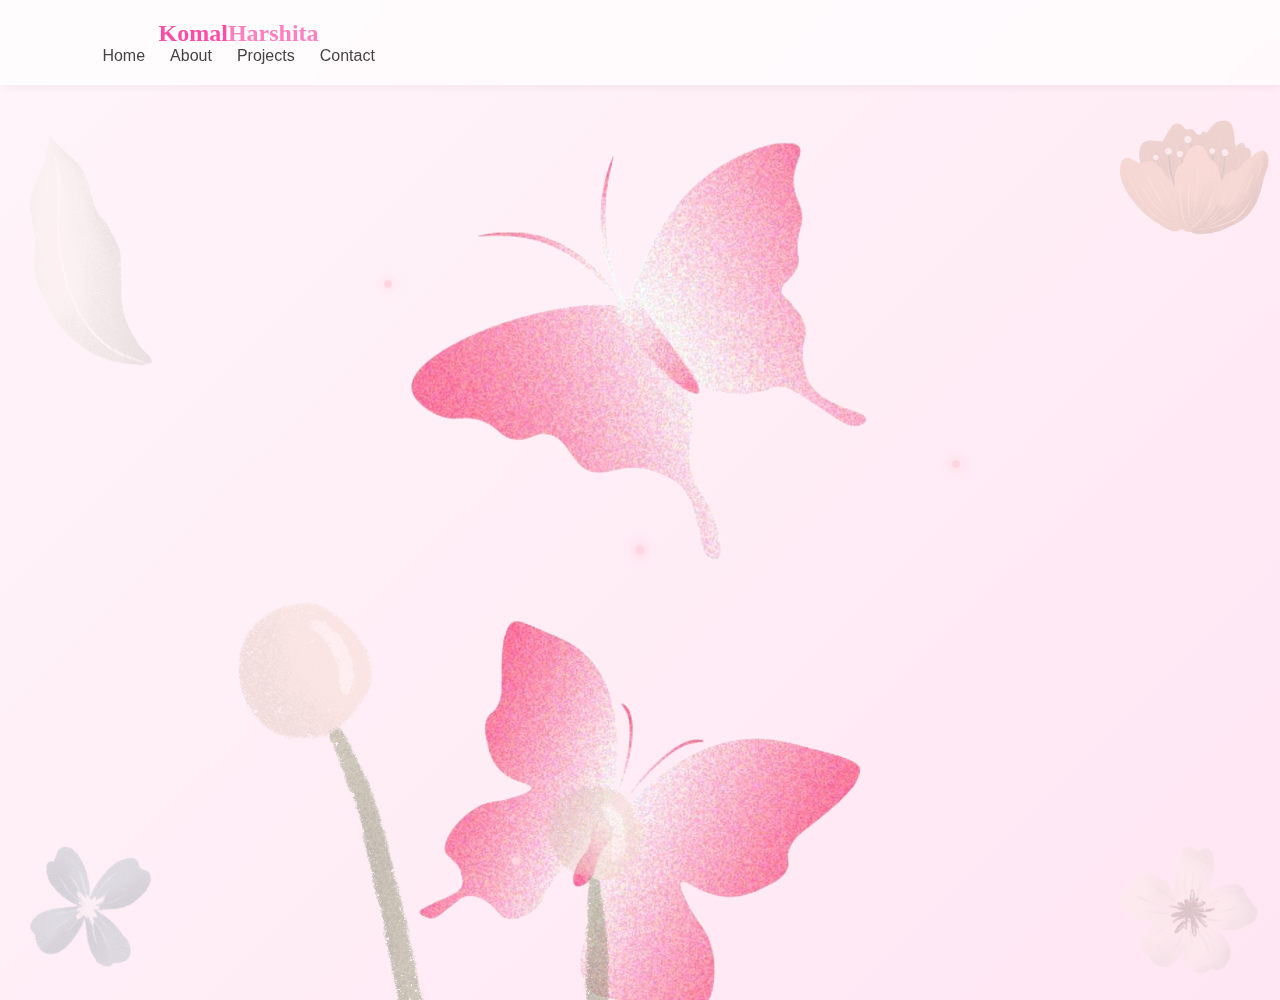
<file: index.html>
<!DOCTYPE html>
<html lang="en">
<head>
  <meta charset="UTF-8">
  <meta name="viewport" content="width=device-width, initial-scale=1.0">
  <title>Komal Harshita | Portfolio</title>
  <link rel="stylesheet" href="css/style.css">
</head>

<body>

  <header>
    <nav>
      <h2 class="logo">Komal<span>Harshita</span></h2>
      <ul class="nav-links">
        <li><a href="index.html">Home</a></li>
        <li><a href="about.html">About</a></li>
        <li><a href="projects.html">Projects</a></li>
        <li><a href="contact.html">Contact</a></li>
      </ul>
    </nav>
  </header>

  <section class="hero">

    <!-- Decorative Florals -->
    <img src="assets/images/top-left-floral.png" alt="Top left floral" class="floral-top-left">
    <img src="assets/images/top-right-floral.png" alt="Top right floral" class="floral-top-right">
    <img src="assets/images/bottom-left-floral.png" alt="Bottom left floral" class="floral-bottom-left">
    <img src="assets/images/bottom-right-floral.png" alt="Bottom right floral" class="floral-bottom-right">

    <div class="floating-element">
      <img src="assets/images/BS_FLOWER_12.png" alt="Floating leaf">
    </div>

    <img src="assets/images/butterfly  (1).png" alt="Butterfly" class="butterfly fly1">
    <img src="assets/images/butterfly  (2).png" alt="Butterfly" class="butterfly fly2">
    <img src="assets/images/butterfly  (3).png" alt="Butterfly" class="butterfly fly3">

    <span class="sparkle one"></span>
    <span class="sparkle two"></span>
    <span class="sparkle three"></span>
    <span class="sparkle four"></span>
    <span class="sparkle five"></span>

    <div class="glow-behind"></div>

    <div class="hero-content">
      <h1>Hello, I’m <span>Komal Harshita</span></h1>
      <p>Computer Science Student & Aspiring Business & Data Analyst</p>
      <a href="assets/resume.pdf" class="btn" download>Download My Resume</a>

      <div class="hero-image">
        <img src="assets/images/profile.jpg" alt="Komal Harshita">
      </div>
    </div>
    
  </section>

</body>
</html>
</file>
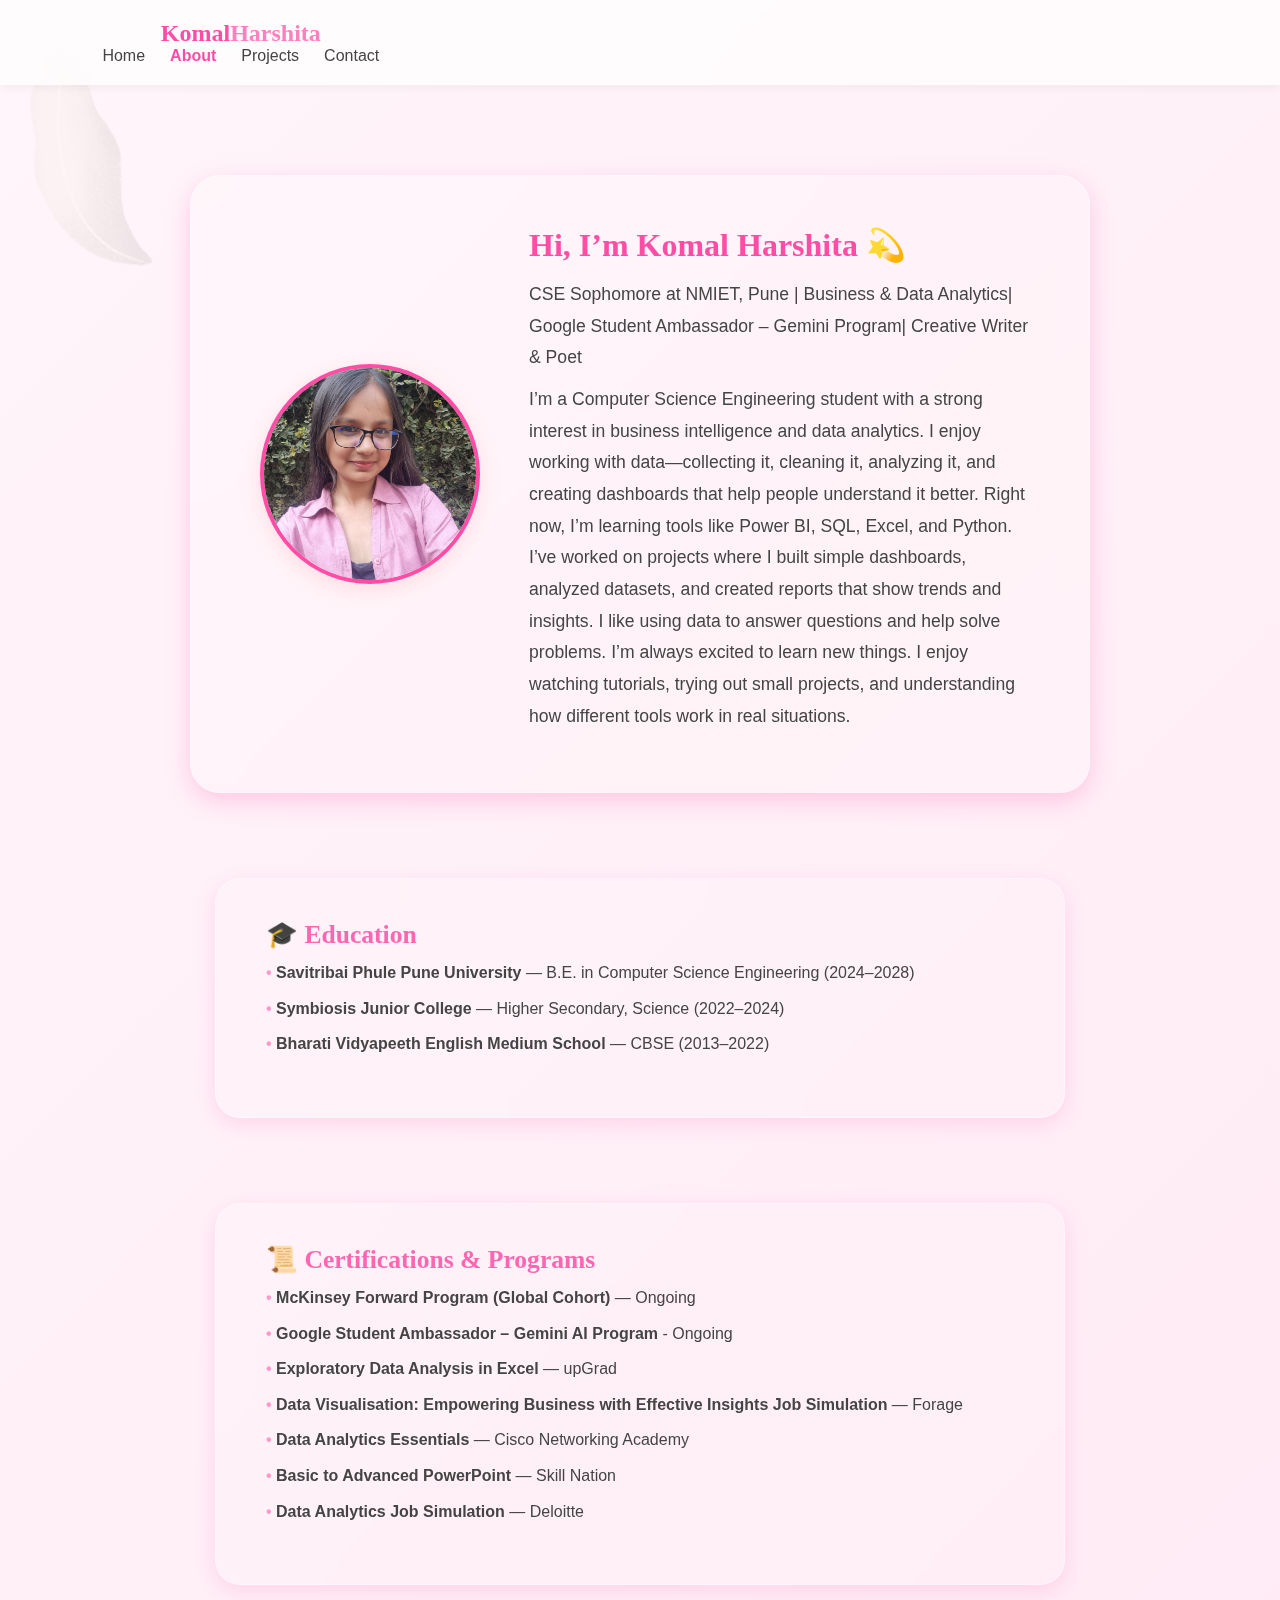
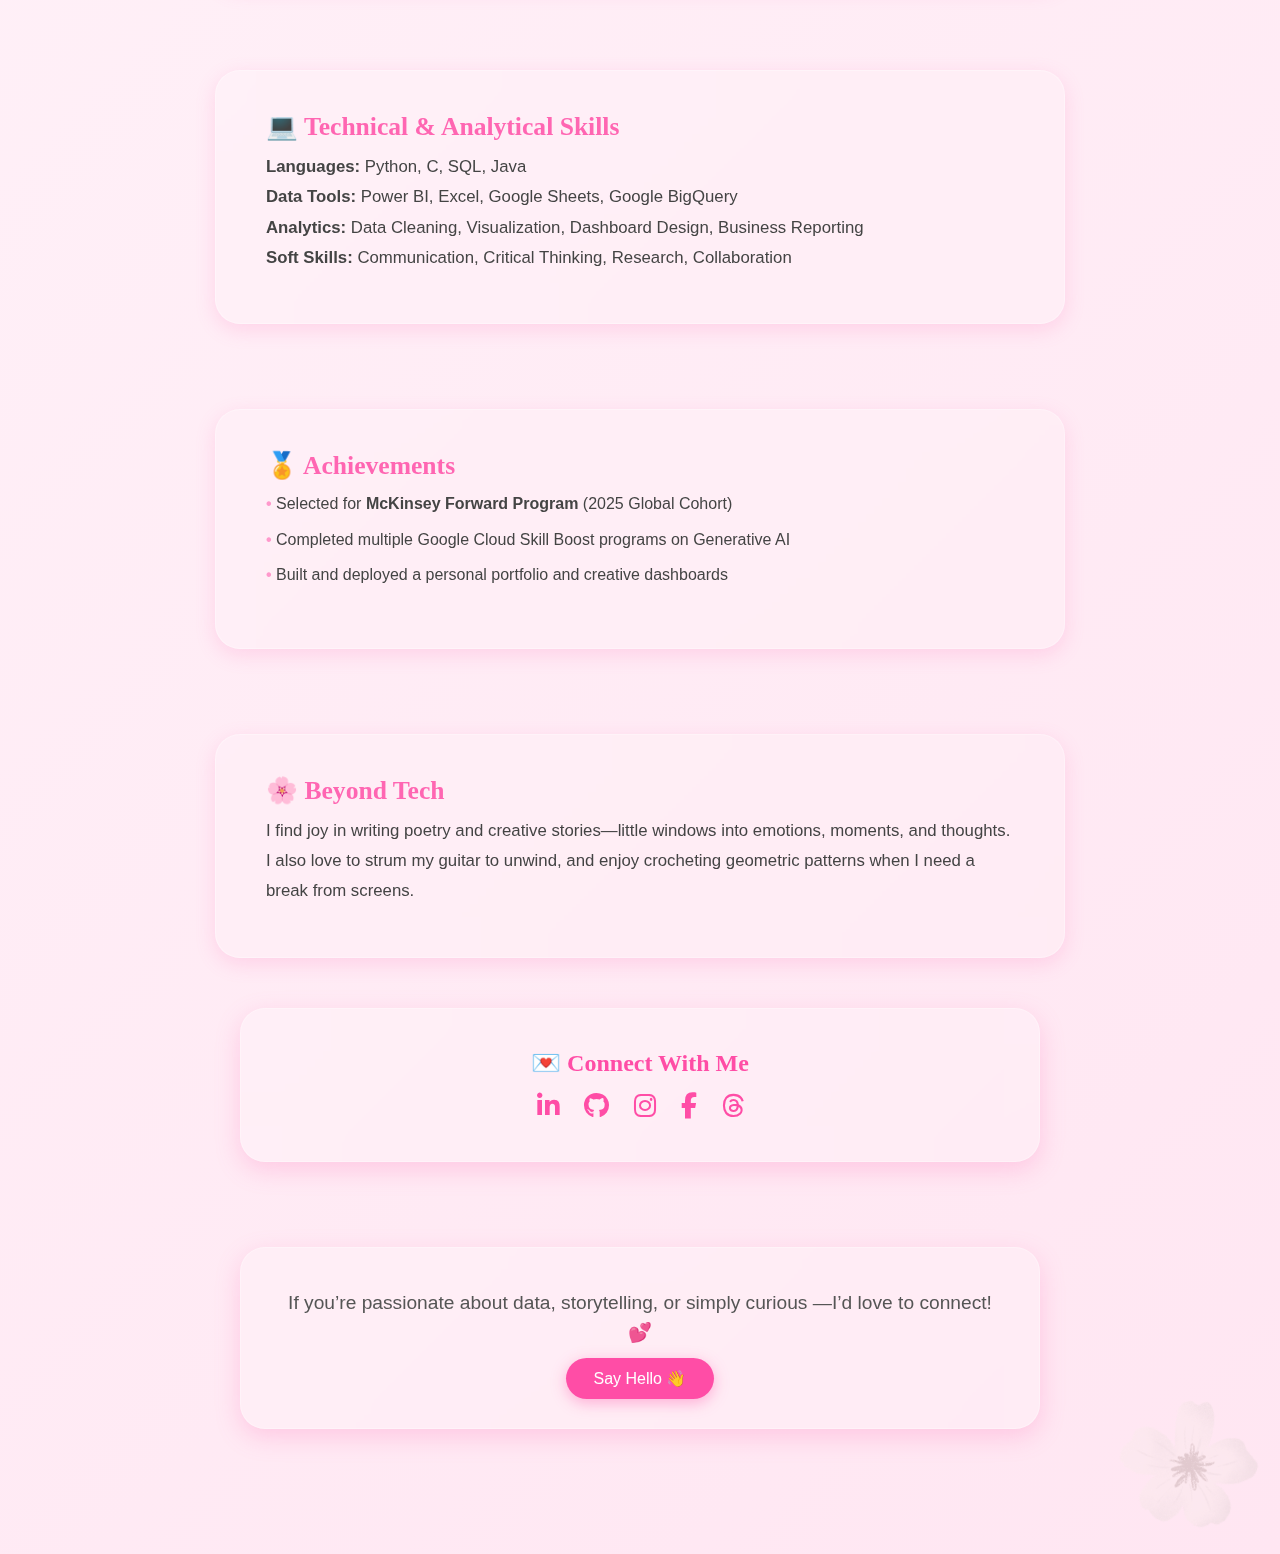
<file: about.html>
<!DOCTYPE html>
<html lang="en">
<head>
  <meta charset="UTF-8">
  <meta name="viewport" content="width=device-width, initial-scale=1.0">
  <title>About | Komal Harshita</title>
  <link rel="stylesheet" href="css/about.css">
  <link rel="stylesheet" href="https://cdnjs.cloudflare.com/ajax/libs/font-awesome/6.5.0/css/all.min.css">
</head>

<body>

  <header>
    <nav>
      <h2 class="logo">Komal<span>Harshita</span></h2>
      <ul class="nav-links">
        <li><a href="index.html">Home</a></li>
        <li><a href="about.html" class="active">About</a></li>
        <li><a href="#">Projects</a></li>
        <li><a href="#">Contact</a></li>
      </ul>
    </nav>
  </header>

  <section class="about">

    <div class="intro-card">
      <img src="assets/images/profile.jpg" alt="Komal Harshita" class="about-photo">
      <div class="intro-text">
        <h1>Hi, I’m <span>Komal Harshita 💫</span></h1>
        <p>
          CSE Sophomore at NMIET, Pune | Business & Data Analytics| Google Student Ambassador – Gemini Program| Creative Writer & Poet
        </p>
        <p>
          I’m a Computer Science Engineering student with a strong interest in business intelligence and data analytics. I enjoy working with data—collecting it, cleaning it, analyzing it, and creating dashboards that help people understand it better. 
          Right now, I’m learning tools like Power BI, SQL, Excel, and Python. I’ve worked on projects where I built simple dashboards, analyzed datasets, and created reports that show trends and insights. I like using data to answer questions and help solve problems. 
          I’m always excited to learn new things. I enjoy watching tutorials, trying out small projects, and understanding how different tools work in real situations. 
        </p>
      </div>
    </div>

    <div class="details">
      <h2>🎓 Education</h2>
      <ul>
        <li><strong>Savitribai Phule Pune University</strong> — B.E. in Computer Science Engineering (2024–2028)</li>
        <li><strong>Symbiosis Junior College</strong> — Higher Secondary, Science (2022–2024)</li>
        <li><strong>Bharati Vidyapeeth English Medium School</strong> — CBSE (2013–2022)</li>
      </ul>
    </div>

    <div class="details">
      <h2>📜 Certifications & Programs</h2>
      <ul>
        <li><strong>McKinsey Forward Program (Global Cohort)</strong> — Ongoing</li>
        <li><strong> Google Student Ambassador – Gemini AI Program </strong> - Ongoing </li>
        <li><strong>Exploratory Data Analysis in Excel</strong> — upGrad</li>
        <li><strong>Data Visualisation: Empowering Business with Effective Insights Job Simulation</strong> — Forage</li>
        <li><strong>Data Analytics Essentials</strong> — Cisco Networking Academy</li>
        <li><strong>Basic to Advanced PowerPoint </strong> — Skill Nation</li>
        <li><strong>Data Analytics Job Simulation</strong> — Deloitte</li>
      </ul>
    </div>

    <div class="details">
      <h2>💻 Technical & Analytical Skills</h2>
      <p>
        <strong>Languages:</strong> Python, C, SQL, Java 
        <br>
        <strong>Data Tools:</strong> Power BI, Excel, Google Sheets, Google BigQuery  
        <br>
        <strong>Analytics:</strong> Data Cleaning, Visualization, Dashboard Design, Business Reporting  
        <br>
        <strong>Soft Skills:</strong> Communication, Critical Thinking, Research, Collaboration
      </p>
    </div>

    <div class="details">
      <h2>🏅 Achievements</h2>
      <ul>
        <li>Selected for <strong>McKinsey Forward Program</strong> (2025 Global Cohort)</li>
        <li>Completed multiple Google Cloud Skill Boost programs on Generative AI</li>
        <li>Built and deployed a personal portfolio and creative dashboards</li>
      </ul>
    </div>

    <div class="details">
      <h2>🌸 Beyond Tech</h2>
      <p>
        I find joy in writing poetry and creative stories—little windows into emotions, moments, and thoughts. 
        I also love to strum my guitar to unwind, and enjoy crocheting geometric patterns when I need a break from screens.
      </p>
    </div>

    <div class="social-section">
      <h2>💌 Connect With Me</h2>
      <div class="social-icons">
        <a href="https://www.linkedin.com/in/komalharshita/" target="_blank" rel="noopener noreferrer"><i class="fab fa-linkedin-in"></i></a>
        <a href="https://github.com/komalharshita" target="_blank" rel="noopener noreferrer"><i class="fab fa-github"></i></a>
        <a href="https://www.instagram.com/kokokomali" target="_blank" rel="noopener noreferrer"><i class="fab fa-instagram"></i></a>
        <a href="https://www.facebook.com/" target="_blank" rel="noopener noreferrer"><i class="fab fa-facebook-f"></i></a>
        <a href="https://www.threads.net/kokokomali" target="_blank"><i class="fab fa-threads"></i></a>
      </div>
    </div>

    <div class="contact-cta">
      <p>If you’re passionate about data, storytelling, or simply curious —I’d love to connect! 💕</p>
      <a href="mailto:komal.sony234@gmail.com" class="btn">Say Hello 👋</a>
    </div>

    <img src="assets/images/top-left-floral.png" alt="Floral" class="floral top-left">
    <img src="assets/images/bottom-right-floral.png" alt="Floral" class="floral bottom-right">

  </section>

</body>
</html>
</file>
<file: css/style.css>
* {
  margin: 0;
  padding: 0;
  box-sizing: border-box;
}

body {
  font-family: 'Poppins', sans-serif;
  color: #333;
  background: linear-gradient(135deg, #fff5fa, #ffe6f2);
  height: 100vh;
  text-align: center;
  margin-top: 100px;
  overflow-x: hidden;
}

header {
  width: 100%;
  padding: 20px 8%;
  display: flex;
  align-items: center;
  justify-content: space-between;
  position: fixed;
  top: 0;
  background-color: rgba(255, 255, 255, 0.7);
  backdrop-filter: blur(10px);
  z-index: 100;
  box-shadow: 0 2px 10px rgba(0, 0, 0, 0.05);
}

.logo {
  font-family: 'Playfair Display', serif;
  font-size: 1.5rem;
  color: #ff4da6;
}

.logo span {
  color: #ff80bf;
}

.nav-links {
  list-style: none;
  display: flex;
  gap: 25px;
}

.nav-links a {
  text-decoration: none;
  color: #444;
  font-weight: 500;
  transition: color 0.3s ease;
}

.nav-links a:hover {
  color: #ff4da6;
}

.hero {
  position: relative;
  height: 100vh;
  display: flex;
  align-items: center;
  justify-content: center;
  flex-direction: column;
  padding: 0 20px;
  text-align: center;
  overflow: hidden;
  animation: fadeUp 1.5s ease-in-out;
}

.hero-content h1 {
  font-family: 'Playfair Display', serif;
  font-size: 2.8rem;
  color: #222;
  margin-bottom: 15px;
}

.hero-content h1 span {
  color: #ff4da6;
  text-shadow: 0 0 10px rgba(255, 128, 191, 0.15);
}

.hero-content p {
  font-size: 1.2rem;
  color: #555;
  margin-bottom: 25px;
}

.btn {
  text-decoration: none;
  background-color: #ff4da6;
  color: white;
  padding: 12px 28px;
  border-radius: 25px;
  transition: all 0.4s ease;
  box-shadow: 0 4px 15px rgba(255, 77, 166, 0.4);
}

.btn:hover {
  background-color: #ff80bf;
  transform: scale(1.07);
}

.hero-image img {
  width: 230px;
  height: 230px;
  object-fit: cover;
  border-radius: 50%;
  border: 4px solid #ff4da6;
  box-shadow: 0 6px 15px rgba(0, 0, 0, 0.1);
  animation: floatImage 6s ease-in-out infinite;
  margin-top: 2rem;
  z-index: 3;
}

.floral-top-left,
.floral-top-right,
.floral-bottom-left,
.floral-bottom-right {
  position: absolute;
  width: 180px;
  opacity: 0.35;
  animation: floatAlt 7s ease-in-out infinite;
}

.floral-top-left { top: 0; left: 0; transform: rotate(-10deg); }
.floral-top-right { top: 0; right: 0; transform: rotate(10deg); }
.floral-bottom-left { bottom: 0; left: 0; transform: rotate(-15deg); }
.floral-bottom-right { bottom: 0; right: 0; transform: rotate(15deg); }

.floating-element {
  position: absolute;
  width: 80px;
  top: 40%;
  left: 10%;
  opacity: 0.4;
  animation: drift 10s ease-in-out infinite;
  z-index: 1;
}

.sparkle {
  position: absolute;
  width: 8px;
  height: 8px;
  background-color: #FFD6E0;
  border-radius: 50%;
  animation: sparkleFloat 5s ease-in-out infinite;
  box-shadow: 0 0 10px #FFD6E0, 0 0 20px #FFD6E0;
  z-index: 2;
}

.sparkle.one { top: 20%; left: 30%; }
.sparkle.two { top: 40%; right: 25%; animation-delay: 2s; }
.sparkle.three { bottom: 15%; left: 40%; animation-delay: 1s; }

.petal {
  position: absolute;
  width: 35px;
  height: 35px;
  opacity: 0.5;
  animation: fall 12s linear infinite;
  z-index: 0;
}

.petal:nth-child(1) { left: 10%; animation-delay: 0s; }
.petal:nth-child(2) { left: 30%; animation-delay: 2s; }
.petal:nth-child(3) { left: 50%; animation-delay: 4s; }
.petal:nth-child(4) { left: 70%; animation-delay: 1s; }
.petal:nth-child(5) { left: 90%; animation-delay: 3s; }

@keyframes fadeUp {
  from { opacity: 0; transform: translateY(40px); }
  to { opacity: 1; transform: translateY(0); }
}

@keyframes floatAlt {
  0%, 100% { transform: translateY(0); }
  50% { transform: translateY(-10px); }
}

@keyframes floatImage {
  0%, 100% { transform: translateY(0); }
  50% { transform: translateY(-15px); }
}

@keyframes drift {
  0% { transform: translate(0, 0) rotate(0deg); }
  50% { transform: translate(20px, -20px) rotate(10deg); }
  100% { transform: translate(0, 0) rotate(0deg); }
}

@keyframes sparkleFloat {
  0%, 100% { opacity: 0.8; transform: translateY(0) scale(1); }
  50% { opacity: 1; transform: translateY(-15px) scale(1.2); }
}

@keyframes fall {
  0% { transform: translateY(-50px) rotate(0deg); opacity: 0.9; }
  100% { transform: translateY(110vh) rotate(360deg); opacity: 0; }
}

@media (max-width: 768px) {
  .nav-links { display: none; }
  .hero-content h1 { font-size: 2rem; }
  .floral-top-left, .floral-top-right, .floral-bottom-left, .floral-bottom-right {
    width: 120px;
    opacity: 0.25;
  }
}
</file>
<file: css/about.css>
* {
  margin: 0;
  padding: 0;
  box-sizing: border-box;
}

body {
  font-family: 'Poppins', sans-serif;
  color: #333;
  background: linear-gradient(135deg, #fff5fa, #ffe6f2);
  text-align: center;
  overflow-x: hidden;
}

header {
  width: 100%;
  padding: 20px 8%;
  display: flex;
  align-items: center;
  justify-content: space-between;
  position: fixed;
  top: 0;
  background-color: rgba(255, 255, 255, 0.7);
  backdrop-filter: blur(10px);
  z-index: 100;
  box-shadow: 0 2px 10px rgba(0, 0, 0, 0.05);
}

.logo {
  font-family: 'Playfair Display', serif;
  font-size: 1.5rem;
  color: #ff4da6;
}

.logo span {
  color: #ff80bf;
}

.nav-links {
  list-style: none;
  display: flex;
  gap: 25px;
}

.nav-links a {
  text-decoration: none;
  color: #444;
  font-weight: 500;
  transition: color 0.3s ease;
}

.nav-links a:hover,
.nav-links .active {
  color: #ff4da6;
  font-weight: 600;
}

.about {
  position: relative;
  padding: 150px 8% 100px;
  background: linear-gradient(135deg, #fff5fa, #ffe6f2);
  min-height: 100vh;
  display: flex;
  flex-direction: column;
  align-items: center;
  overflow: hidden;
}

.intro-card, 
.details, 
.social-section, 
.contact-cta {
  background: rgba(255, 255, 255, 0.2);
  backdrop-filter: blur(16px);
  border: 1px solid rgba(255, 255, 255, 0.3);
  border-radius: 25px;
  box-shadow: 0 8px 25px rgba(255, 105, 180, 0.25);
  width: 100%;
  max-width: 800px;
  padding: 40px;
  margin: 25px 0;
  text-align: left;
  position: relative;
  transition: transform 0.3s ease, box-shadow 0.3s ease;
}

.intro-card:hover, 
.details:hover, 
.social-section:hover, 
.contact-cta:hover {
  transform: translateY(-4px);
  box-shadow: 0 10px 30px rgba(255, 182, 193, 0.4);
}

.intro-card h1, 
.details h2, 
.social-section h2 {
  font-family: 'Playfair Display', serif;
  color: #ff4da6;
  margin-bottom: 15px;
}

.intro-card p, 
.details p, 
.details ul li, 
.contact-cta p {
  font-size: 1rem;
  color: #444;
  line-height: 1.6;
  margin-bottom: 10px;
}

.about-photo {
  width: 180px;
  height: 180px;
  object-fit: cover;
  border-radius: 50%;
  border: 4px solid #ff4da6;
  box-shadow: 0 6px 15px rgba(0, 0, 0, 0.1);
  margin-bottom: 20px;
  display: block;
  margin-left: auto;
  margin-right: auto;
}

.social-section {
  text-align: center;
}

.social-icons {
  display: flex;
  justify-content: center;
  gap: 25px;
  margin-top: 15px;
}

.social-icons a {
  color: #ff4da6;
  font-size: 1.6rem;
  transition: all 0.3s ease;
  text-decoration: none;
}

.social-icons a:hover {
  transform: scale(1.15);
  color: #ff80bf;
  filter: drop-shadow(0 0 10px rgba(255, 182, 193, 0.7));
}

.contact-cta {
  text-align: center;
}

.contact-cta p {
  margin-bottom: 15px;
  color: #333;
}

.contact-cta .btn {
  background-color: #ff4da6;
  color: white;
  text-decoration: none;
  padding: 12px 28px;
  border-radius: 25px;
  box-shadow: 0 4px 15px rgba(255, 77, 166, 0.4);
  transition: all 0.3s ease;
}

.contact-cta .btn:hover {
  background: linear-gradient(90deg, #ff5da2, #ffc8dd);
  box-shadow: 0 0 15px #ffb6d9;
  transform: scale(1.05);
}

@media (max-width: 768px) {
  .intro-card, .details, .social-section, .contact-cta {
    max-width: 90%;
    padding: 25px;
  }

  .intro-card h1 {
    font-size: 1.8rem;
  }

  .about-photo {
    width: 140px;
    height: 140px;
  }
}

.intro-card {
  display: flex;
  align-items: center;
  justify-content: center;
  gap: 40px;
  flex-wrap: wrap;
  max-width: 900px;
  background: rgba(255, 255, 255, 0.2);
  backdrop-filter: blur(16px);
  border: 1px solid rgba(255, 255, 255, 0.3);
  border-radius: 30px;
  padding: 50px 60px;
  box-shadow: 0 8px 25px rgba(255, 105, 180, 0.3);
  animation: floatCard 8s ease-in-out infinite;
  text-align: left;
}

.about-photo {
  width: 220px;
  height: 220px;
  border-radius: 50%;
  object-fit: cover;
  border: 4px solid #ff4da6;
  box-shadow: 0 6px 20px rgba(255, 182, 193, 0.4);
  animation: floatImage 6s ease-in-out infinite;
}

.intro-text {
  max-width: 500px;
}

.intro-text h1 {
  font-family: 'Playfair Display', serif;
  color: #ff4da6;
  font-size: 2rem;
  margin-bottom: 15px;
}

.intro-text p {
  font-size: 1.1rem;
  color: #444;
  line-height: 1.8;
  margin-bottom: 10px;
}

.details {
  margin-top: 60px;
  max-width: 850px;
  background: rgba(255, 255, 255, 0.15);
  border: 1px solid rgba(255, 255, 255, 0.3);
  border-radius: 25px;
  backdrop-filter: blur(15px);
  padding: 40px 50px;
  text-align: left;
  box-shadow: 0 6px 20px rgba(255, 105, 180, 0.2);
}

.details h2 {
  font-family: 'Playfair Display', serif;
  color: #ff66b2;
  margin-bottom: 10px;
  font-size: 1.6rem;
}

.details p,
.details li {
  font-size: 1.05rem;
  color: #444;
  line-height: 1.8;
}

.details ul {
  list-style: none;
  margin-top: 10px;
  margin-bottom: 20px;
}

.details li::before {
  content: "• ";
  color: #ff99cc;
  font-weight: bold;
}

.contact-cta {
  margin-top: 60px;
  text-align: center;
}

.contact-cta p {
  font-size: 1.2rem;
  color: #555;
  margin-bottom: 20px;
}

.btn {
  text-decoration: none;
  background: #ff4da6;
  color: white;
  padding: 12px 28px;
  border-radius: 25px;
  transition: all 0.4s ease;
  box-shadow: 0 4px 15px rgba(255, 77, 166, 0.4);
}

.btn:hover {
  background: linear-gradient(90deg, #ff5da2, #ffc8dd);
  transform: scale(1.05);
  box-shadow: 0 0 20px rgba(255, 182, 193, 0.6);
}

.floral {
  position: absolute;
  width: 180px;
  opacity: 0.3;
  animation: floatAlt 7s ease-in-out infinite;
}

.top-left { top: 0; left: 0; transform: rotate(-10deg); }
.bottom-right { bottom: 0; right: 0; transform: rotate(15deg); }

@keyframes floatAlt {
  0%, 100% { transform: translateY(0); }
  50% { transform: translateY(-10px); }
}

@keyframes floatCard {
  0%, 100% { transform: translateY(0); }
  50% { transform: translateY(-12px); }
}

@keyframes floatImage {
  0%, 100% { transform: translateY(0); }
  50% { transform: translateY(-8px); }
}

@media (max-width: 768px) {
  .intro-card {
    padding: 40px 25px;
    text-align: center;
  }

  .about-photo {
    width: 180px;
    height: 180px;
  }

  .intro-text h1 {
    font-size: 1.7rem;
  }

  .details {
    padding: 30px 25px;
  }
}
</file>
